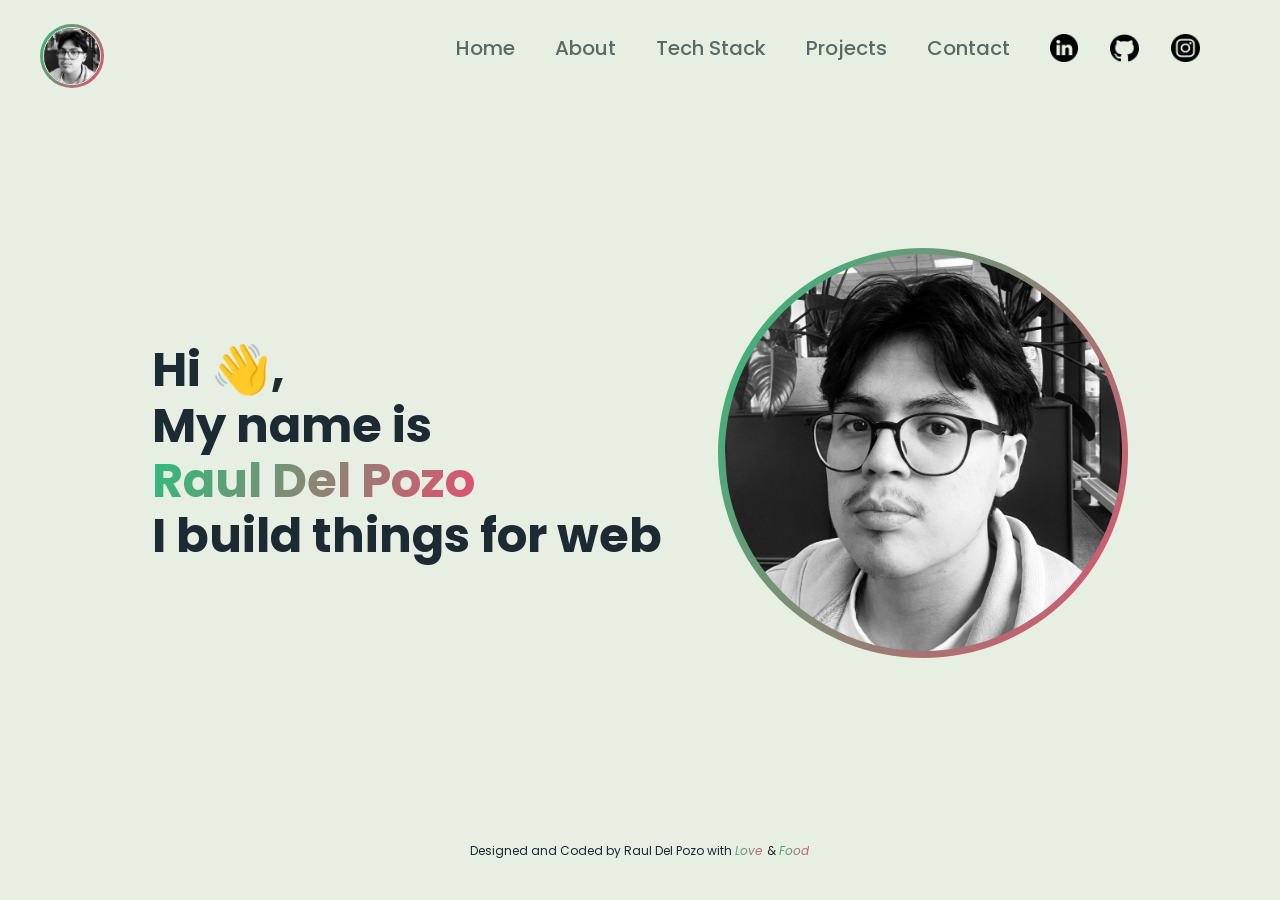
<file: public/index.html>
<!DOCTYPE html>
<html lang="en">
  <head>
    <meta charset="UTF-8">
    <meta name="viewport" content="width=device-width, initial-scale=1.0">
    <meta name="theme-color" content="#E6EFE2">
    <title>Raul's portfolio</title>
    <link rel="stylesheet" href="css/base.css"/>
    <link rel="stylesheet" href="css/index.css">
    <script type="module" src="js/main.js"></script>
  </head>
  <body>
      <header class="header">
        
        <a href="/public/index.html" class="logo">
          <img src="assets/portrait.jpeg" alt="Smaller portrait" aria-label="Raul-home">
        </a>
      
      <!--menu button-->  

      <button class="menu-button" type="button" aria-label="Toggle-menu" aria-expanded="false" aria-controls="site-nav">☰</button>

      <nav class="nav" id="site-nav" aria-label="Main">
        <ul class="nav-links">
          <li><a href="/public/index.html">Home</a></li>
          <li><a href="html/about.html">About</a></li>
          <li><a href="html/tech.html">Tech Stack</a></li>
          <li><a href="html/projects.html">Projects</a></li>
          <li><a href="html/contacts.html">Contact</a></li>
        </ul>  
        <nav class="socials">
          <ul>
            <li>
              <a href="https://se.linkedin.com/"><img src="assets/linkedin.png" alt="Linkedin-icon"></a></li>
            <li>
              <a href="https://github.com/"><img src="assets/github.png" alt="Github-icon"></a></li>
            <li>
              <a href="https://instagram.com/"><img src="assets/instagram.png" alt="Insta-icon"></a></li>
          </ul>
        </nav>
      </nav>  
    </header>    

    <!--Introduktion-->    

      <main>
        <section class="intro" id="home">
          <header class="intro-text">
            <h1>Hi 👋, </h1>
            <h2>My name is</h2>
            <h2 class="name">Raul Del Pozo</h2>
            <p>I build things for web</p>
          </header>
          
          <figure class="intro-image">
            <img src="assets/portrait.jpeg" alt="Portrait of Raul">
          </figure>
        </section>
      </main>

    <!--Footer-->  

     <footer>
      <p class="footer-text">Designed and Coded by Raul Del Pozo with <i>Love</i> &amp; <i>Food</i></p>
     </footer>
    </body>
  </html>
</file>
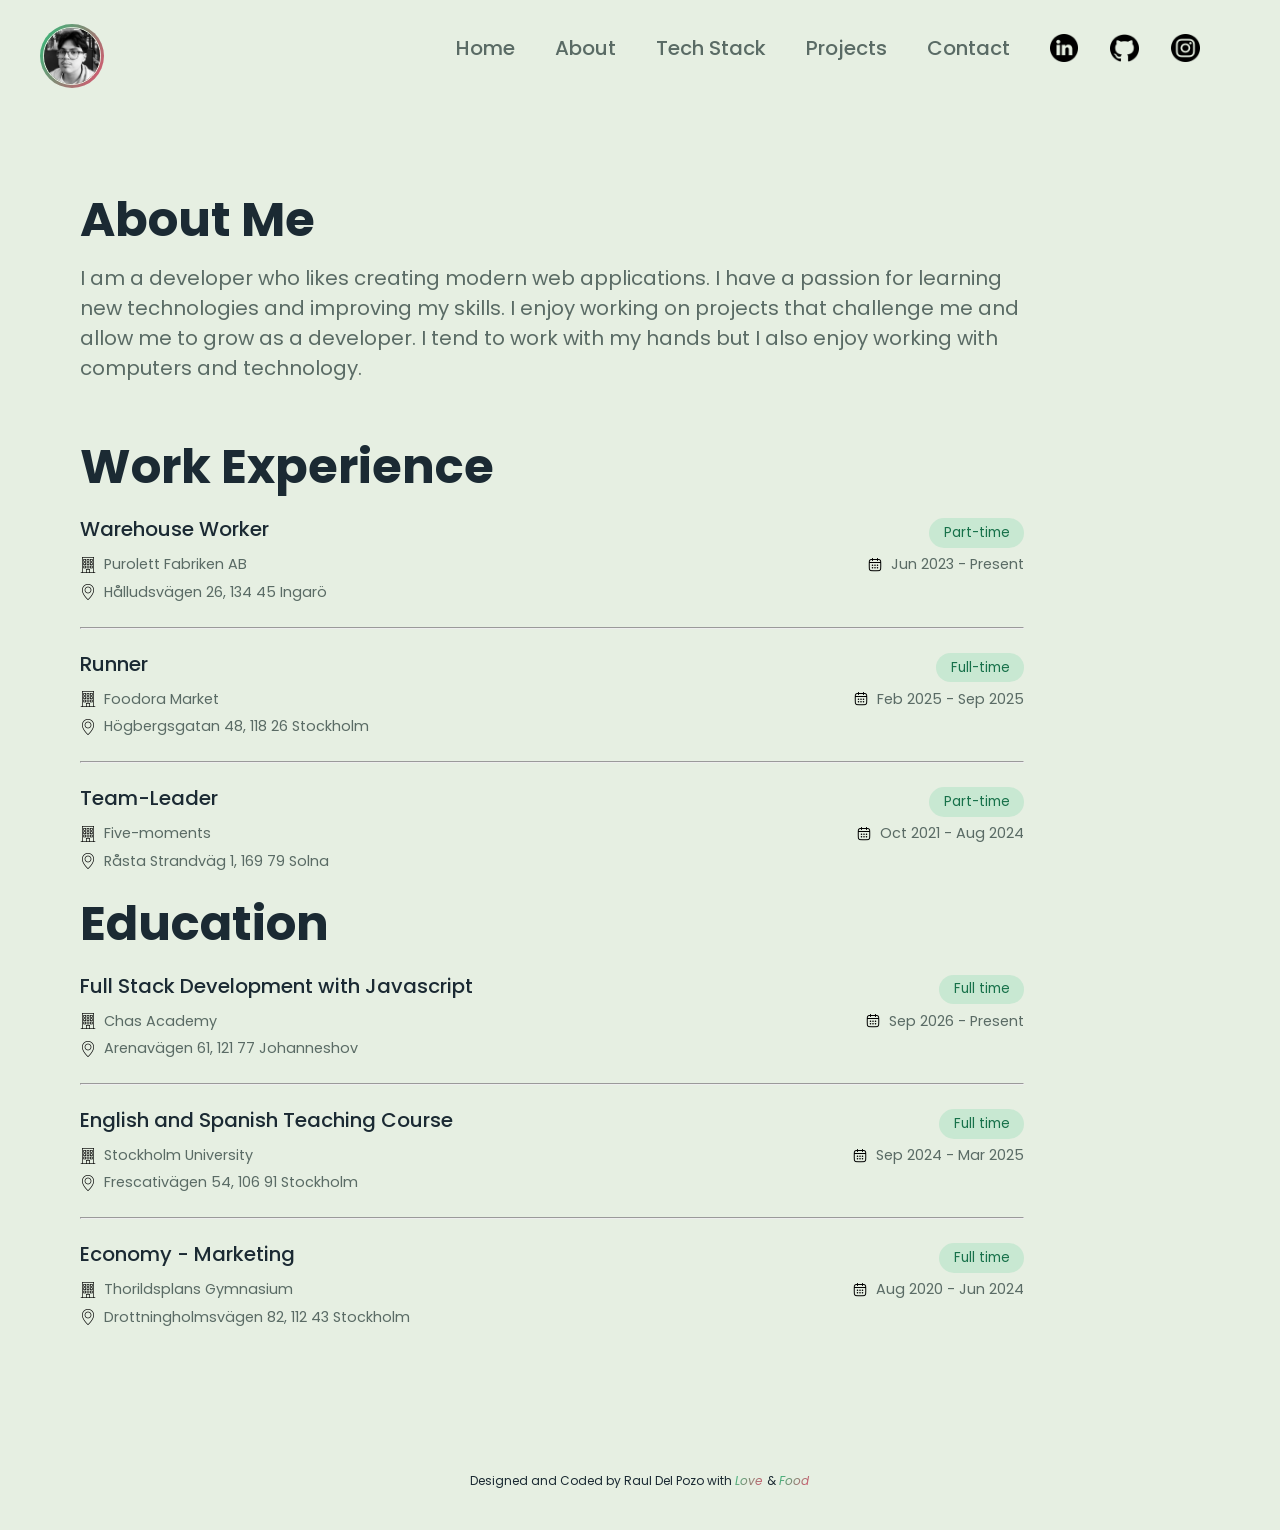
<file: public/html/about.html>
<!DOCTYPE html>
<html lang="en">
  <head>
    <meta charset="UTF-8">
    <meta name="viewport" content="width=device-width, initial-scale=1.0">
    <meta name="theme-color" content="#E6EFE2">
    <title>Raul's portfolio</title>
    <link rel="stylesheet" href="../css/base.css"/>
    <link rel="stylesheet" href="../css/about.css">
    <script type="module" src="../js/main.js"></script>
    <script type="module" src="../js/about.js"></script>
  </head>
  <body data-page="about">
      <header class="header">
        
        <a href="/public/index.html" class="logo">
          <img src="../assets/portrait.jpeg" alt="Smaller portrait" aria-label="Raul-home">
        </a>
      
      <!--menu button-->  

      <button class="menu-button" type="button" aria-label="Toggle-menu" aria-expanded="false" aria-controls="site-nav">☰</button>

      <nav class="nav" id="site-nav" aria-label="Main">
        <ul class="nav-links">
          <li><a href="/public/index.html">Home</a></li>
          <li><a href="../html/about.html">About</a></li>
          <li><a href="../html/tech.html">Tech Stack</a></li>
          <li><a href="../html/projects.html">Projects</a></li>
          <li><a href="../html/contacts.html">Contact</a></li>
        </ul>  
        <nav class="socials">
          <ul>
            <li>
              <a href="https://se.linkedin.com/"><img src="../assets/linkedin.png" alt="Linkedin-icon"></a></li>
            <li>
              <a href="https://github.com/"><img src="../assets/github.png" alt="Github-icon"></a></li>
            <li>
              <a href="https://instagram.com/"><img src="../assets/instagram.png" alt="Insta-icon"></a></li>
          </ul>
        </nav>
      </nav>  
    </header>    

    <!--About me section, fetched from about.json-->

    <main>
      <section class="about" id="about">
        </section>

        <section class="work-experience" id="work-experience">
        </section>

        <section class="education" id="education">
        </section>
    </main>

    <!--Footer-->  

     <footer>
      <p class="footer-text">Designed and Coded by Raul Del Pozo with <i>Love</i> &amp; <i>Food</i></p>
     </footer>
    </body>
  </html>
</file>
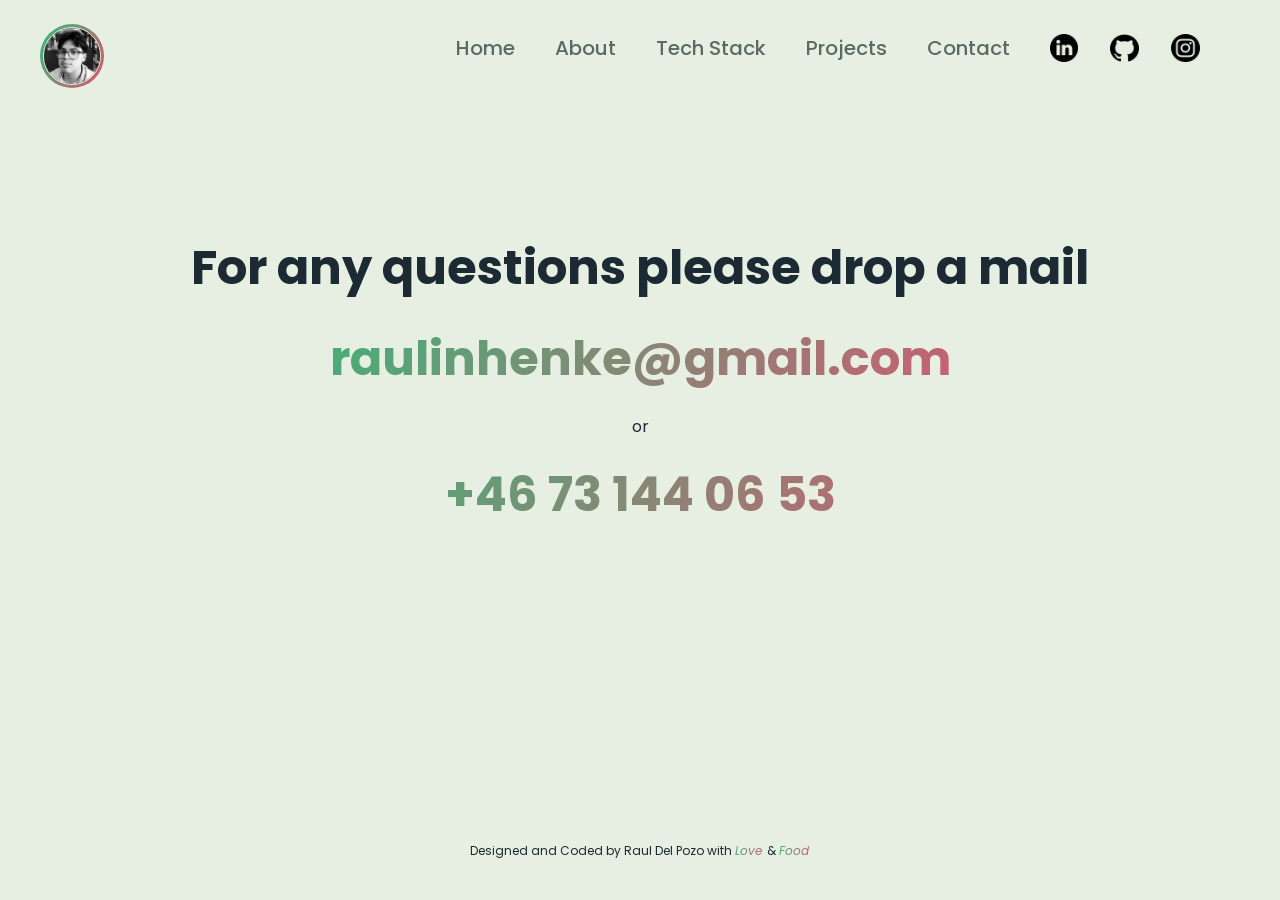
<file: public/html/contacts.html>
<!DOCTYPE html>
<html lang="en">
  <head>
    <meta charset="UTF-8">
    <meta name="viewport" content="width=device-width, initial-scale=1.0">
    <meta name="theme-color" content="#E6EFE2">
    <title>Raul's portfolio</title>
    <link rel="stylesheet" href="../css/base.css"/>
    <link rel="stylesheet" href="../css/contacts.css">
    <script type="module" src="../js/main.js"></script>
  </head>
  <body>
      <header class="header">
        
        <a href="/public/index.html" class="logo">
          <img src="../assets/portrait.jpeg" alt="Smaller portrait" aria-label="Raul-home">
        </a>
      
      <!--menu button-->  

      <button class="menu-button" type="button" aria-label="Toggle-menu" aria-expanded="false" aria-controls="site-nav">☰</button>

      <nav class="nav" id="site-nav" aria-label="Main">
        <ul class="nav-links">
          <li><a href="/public/index.html">Home</a></li>
          <li><a href="../html/about.html">About</a></li>
          <li><a href="../html/tech.html">Tech Stack</a></li>
          <li><a href="../html/projects.html">Projects</a></li>
          <li><a href="../html/contacts.html">Contact</a></li>
        </ul>  
        <nav class="socials">
          <ul>
            <li>
              <a href="https://se.linkedin.com/"><img src="../assets/linkedin.png" alt="Linkedin-icon"></a></li>
            <li>
              <a href="https://github.com/"><img src="../assets/github.png" alt="Github-icon"></a></li>
            <li>
              <a href="https://instagram.com/"><img src="../assets/instagram.png" alt="Insta-icon"></a></li>
          </ul>
        </nav>
      </nav>  
    </header>    

      <main class="contacts">
        <section class="contact-text">
            <h1>For any questions please drop a mail</h1>
            <h2 class="mail">raulinhenke@gmail.com</h2>
            <p>or</p>
            <h2 class="telefon">+46 73 144 06 53</h2>
        </section>
      </main>


    <!--Footer-->  

     <footer>
      <p class="footer-text">Designed and Coded by Raul Del Pozo with <i>Love</i> &amp; <i>Food</i></p>
     </footer>
    </body>
  </html>
</file>
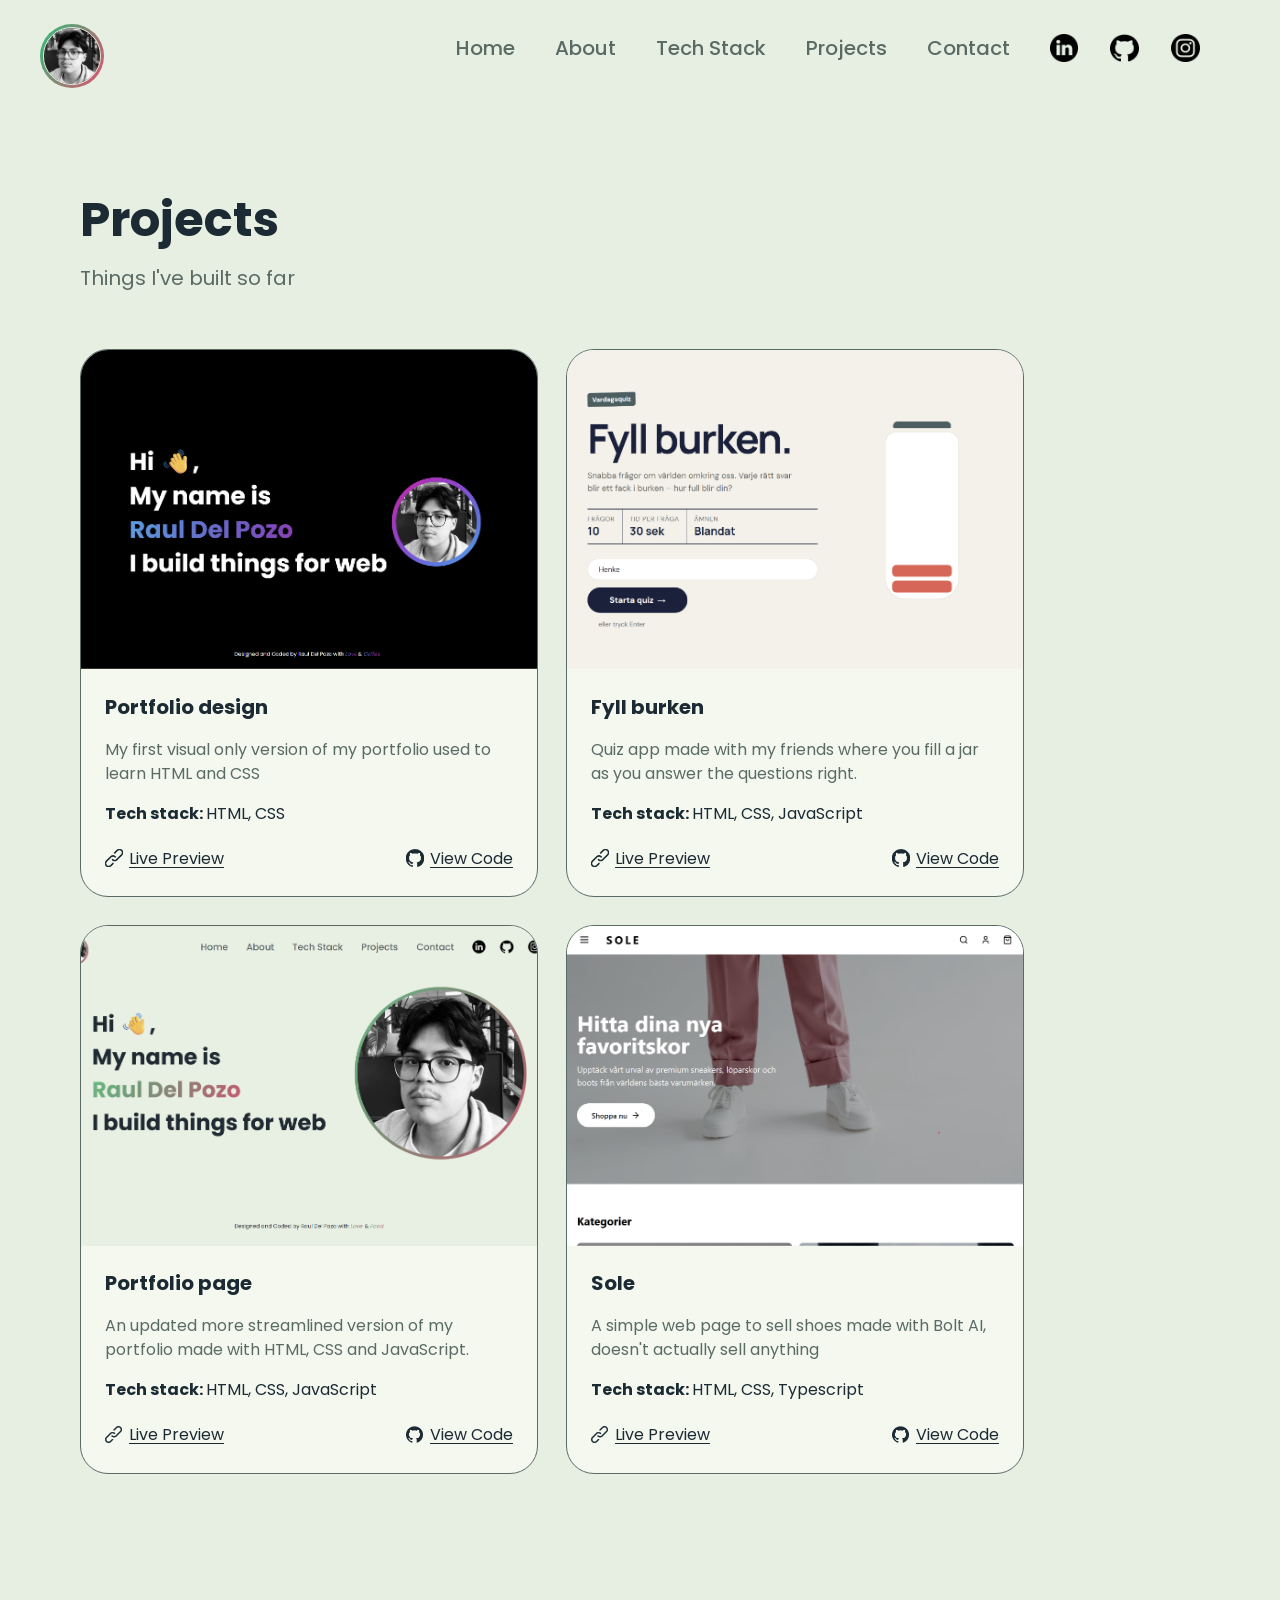
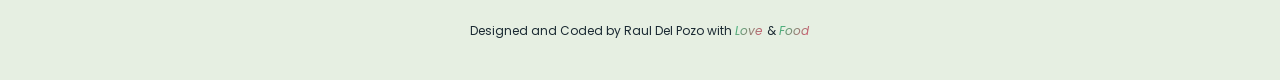
<file: public/html/projects.html>
<!DOCTYPE html>
<html lang="en">
  <head>
    <meta charset="UTF-8">
    <meta name="viewport" content="width=device-width, initial-scale=1.0">
    <meta name="theme-color" content="#E6EFE2">
    <title>Raul's portfolio</title>
    <link rel="stylesheet" href="../css/base.css"/>
    <link rel="stylesheet" href="../css/projects.css">
    <script type="module" src="../js/main.js"></script>
    <script type="module" src="../js/projects.js"></script>
  </head>
  <body data-page="projects">
      <header class="header">
        
        <a href="/public/index.html" class="logo">
          <img src="../assets/portrait.jpeg" alt="Smaller portrait" aria-label="Raul-home">
        </a>
      
      <!--menu button-->  

      <button class="menu-button" type="button" aria-label="Toggle-menu" aria-expanded="false" aria-controls="site-nav">☰</button>

      <nav class="nav" id="site-nav" aria-label="Main">
        <ul class="nav-links">
          <li><a href="/public/index.html">Home</a></li>
          <li><a href="../html/about.html">About</a></li>
          <li><a href="../html/tech.html">Tech Stack</a></li>
          <li><a href="../html/projects.html">Projects</a></li>
          <li><a href="../html/contacts.html">Contact</a></li>
        </ul>  
        <nav class="socials">
          <ul>
            <li>
              <a href="https://se.linkedin.com/"><img src="../assets/linkedin.png" alt="Linkedin-icon"></a></li>
            <li>
              <a href="https://github.com/"><img src="../assets/github.png" alt="Github-icon"></a></li>
            <li>
              <a href="https://instagram.com/"><img src="../assets/instagram.png" alt="Insta-icon"></a></li>
          </ul>
        </nav>
      </nav>  
    </header>    

    <main>
      <h1>Projects</h1>
      <p class="page-subtitle">Things I've built so far</p>
 
      <section class="projects-section" id="featured" aria-labelledby="featured-title">
        <h2 id="featured-title" class="visually-hidden">Featured projects</h2>
        <div class="project-grid" id="featured-list"></div>
      </section>
 
      <section class="projects-section" id="github" aria-labelledby="github-title">
        <h2 id="github-title" class="visually-hidden">Public repositories on GitHub</h2>
        <div class="project-grid" id="github-list"></div>
      </section>
    </main>

    <!--Footer-->  

     <footer>
      <p class="footer-text">Designed and Coded by Raul Del Pozo with <i>Love</i> &amp; <i>Food</i></p>
     </footer>
    </body>
  </html>
</file>
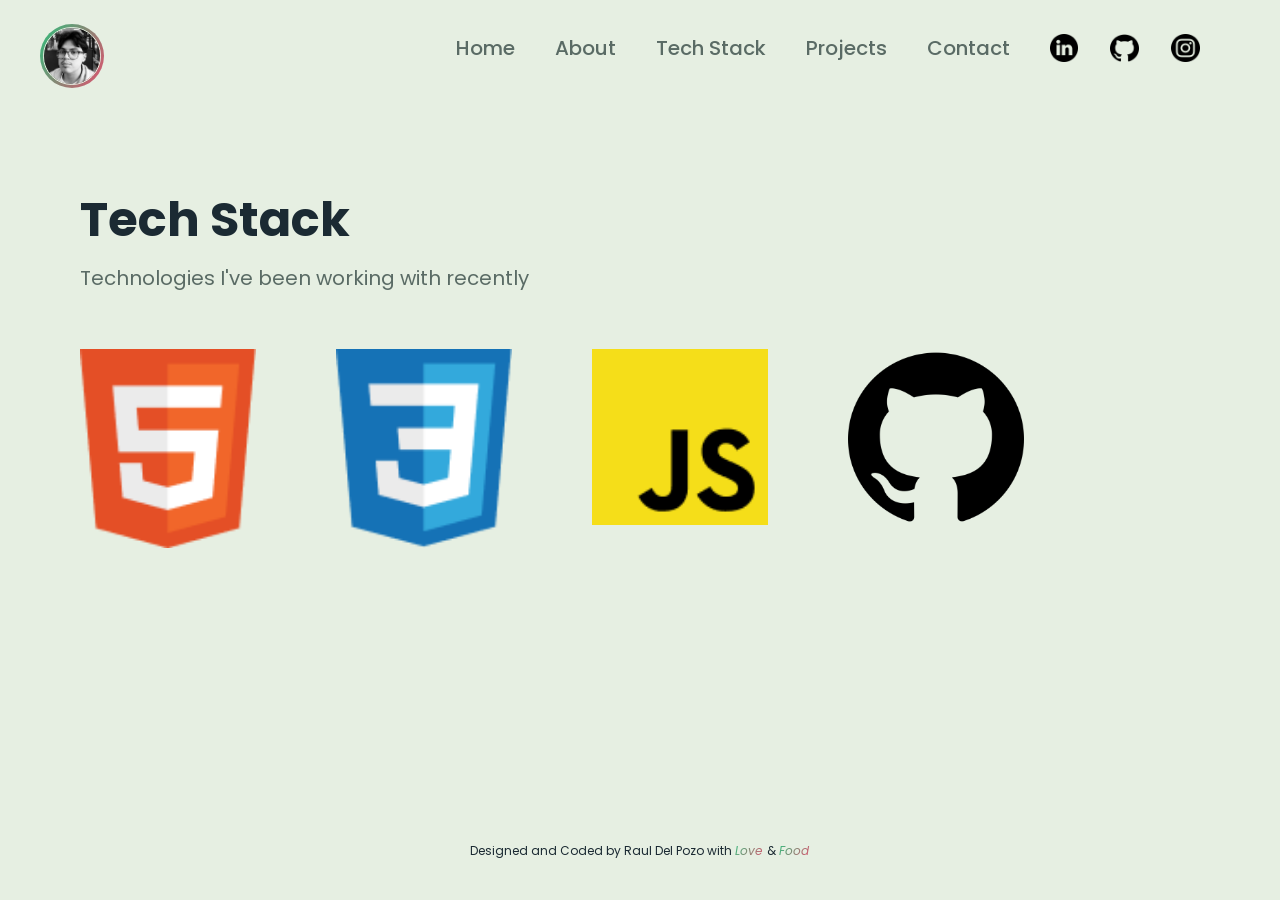
<file: public/html/tech.html>
<!DOCTYPE html>
<html lang="en">
  <head>
    <meta charset="UTF-8">
    <meta name="viewport" content="width=device-width, initial-scale=1.0">
    <meta name="theme-color" content="#E6EFE2">
    <title>Raul's portfolio</title>
    <link rel="stylesheet" href="../css/base.css"/>
    <link rel="stylesheet" href="../css/tech.css">
    <script type="module" src="../js/main.js"></script>
  </head>
  <body>
      <header class="header">
        
        <a href="/public/index.html" class="logo">
          <img src="../assets/portrait.jpeg" alt="Smaller portrait" aria-label="Raul-home">
        </a>
      
      <!--menu button-->  

      <button class="menu-button" type="button" aria-label="Toggle-menu" aria-expanded="false" aria-controls="site-nav">☰</button>

      <nav class="nav" id="site-nav" aria-label="Main">
        <ul class="nav-links">
          <li><a href="/public/index.html">Home</a></li>
          <li><a href="../html/about.html">About</a></li>
          <li><a href="../html/tech.html">Tech Stack</a></li>
          <li><a href="../html/projects.html">Projects</a></li>
          <li><a href="../html/contacts.html">Contact</a></li>
        </ul>  
        <nav class="socials">
          <ul>
            <li>
              <a href="https://se.linkedin.com/"><img src="../assets/linkedin.png" alt="Linkedin-icon"></a></li>
            <li>
              <a href="https://github.com/"><img src="../assets/github.png" alt="Github-icon"></a></li>
            <li>
              <a href="https://instagram.com/"><img src="../assets/instagram.png" alt="Insta-icon"></a></li>
          </ul>
        </nav>
      </nav>  
    </header>    

    <main class="technologies">
        <section class="tech-stack">
            <h1>Tech Stack</h1>
                <p>Technologies I've been working with recently</p>
                    <div class="tech-icon">      
                        <img class="tech-icon" src="../assets/html.png" alt="HTML-icon">
                        <img class="tech-icon" src="../assets/css.png" alt="CSS-icon">
                        <img class="tech-icon" src="../assets/js.png" alt="JavaScript-icon">
                        <img class="tech-icon-inv" src="../assets/github.png" alt="Github-icon">
                    </div>
        </section>
    </main>

    <!--Footer-->  

     <footer>
      <p class="footer-text">Designed and Coded by Raul Del Pozo with <i>Love</i> &amp; <i>Food</i></p>
     </footer>
    </body>
  </html>
</file>
<file: public/css/base.css>
@import url("https://fonts.googleapis.com/css2?family=DM+Sans:wght@400;500;600;700&family=Poppins:wght@400;500;600;700&display=swap");

:root {
     /*Colors*/
    --color-text-primary: #1B2A33;
    --color-text-secondary: #5A6B65;
    --color-background: #E6EFE2;
    --color-surface: #F4F8EF;
    --color-accent-primary: #2DBE7A;
    --color-accent-secondary: #E2506F;
    --gradient-accent: linear-gradient(120deg, var(--color-accent-primary), var(--color-accent-secondary));

    /*Fonts*/
    --font-family-header: "Poppins", sans-serif;
    --font-family-body: "DM Sans", sans-serif;

    /*Font sizes*/
    --font-size-intro: clamp(2rem, 6.6vw, 4rem);
    --font-size-header: clamp(1.75rem, 5vw, 3rem);
    --font-size-secondary-header: clamp(1.5rem, 4.5vw, 2.2rem);
    --font-size-body:clamp(1rem, 2.5vw, 1.25rem);
    --font-size-layout: clamp(0.5rem, 1vw, 0.75rem);

    /*Font weights*/
    --font-weight-header: 700;
    --font-weight-secondary-header: 600;
    --font-weight-body: 500;

    /*line-height*/
    --lh-standard: 1.15;
    --lh-large: 1.5;

    /*Layout*/
    --side-padding: clamp(1.25rem, 12vw, 2.5rem);

    /*Status pill*/
    --pill-background-color: rgb(45 190 122 / 0.16);
    --pill-text-color: #17714A;

    /*Dark mode*/
    --color-text-primary-dark: #E6EFE2;
    --color-text-secondary-dark: #A3B5A9;
    --color-background-dark: #0f1c15;
    --color-surface-dark: #2a4a3d;
}

/*Reset alla grundinställningar för alla element*/
* {
    margin: 0;
    padding: 0;
    box-sizing: border-box;
}


/*Gör allt fint och fokusbart*/
:focus-visible { outline: 0.12rem solid var(--color-accent-secondary); outline-offset: 0.15rem; }

ul { list-style: none; }

a  { color: inherit; text-decoration: none; }

img { max-width: 100%; }

html { background: var(--color-background); }

/*Menu for every page*/
body {
    max-width: 100%;
    min-height: 100dvh;
    margin-inline: auto;
    display: grid;
    grid-template-rows: auto 1fr auto;
    background: var(--color-background);
    color: var(--color-text-primary);
    font-family: var(--font-family-header);
    }   



.header {
    display: flex;
    flex-wrap: wrap;
    align-items: center;
    justify-content: space-between;
    gap: 1rem 1.5rem;
    padding: 1.25rem var(--side-padding) 0;
    position: sticky;
    top: 0;
    z-index: 200;
    background-color: var(--color-background);
    padding: 1.5rem var(--side-padding);
}

.logo {
    display: inline-flex;
    flex-direction: column;
    align-items: flex-start;
    width: var(--font-size-intro);  
    height: var(--font-size-intro);
    padding: clamp(0.05rem, 1vw, 0.2rem);
    border-radius: 50%;
    background: var(--gradient-accent);

    img {
        display: block;
        width: 100%;
        aspect-ratio: 1;
        object-fit: cover;
        border-radius: 50%;
        border: 0.1rem solid var(--color-background);
    }
}

.menu-button {
    background: none;
    border: 0;
    font: inherit;
    font-size: var(--font-size-secondary-header);
    line-height: 1;
    color: var(--color-text-primary);
    cursor: pointer;
    padding: 0.25rem;
}

.nav {
    display: none;
    position: absolute;
    top: 100%;
    left: 0;
    right: 0;
    z-index: 100;
    padding: 0.5rem var(--side-padding) 1.5rem;
    background: var(--color-background);}

.nav.is-open {
    display: block;
}

.nav-links {
    margin-top: 0.5rem;
    text-align: center;
}

.nav-links a {
    display: block;
    padding: 1rem 0;
    font-size: var(--font-size-body);
    font-weight: var(--font-weght-secondary-header);
    transition: color 0.2s;
}

.nav-links a:hover { color: var(--color-accent-secondary); 
}

.socials {
    display: flex;
    justify-content: space-around;
    margin: 0.75rem 0 0.5rem;
    
    img {
        display: block;
        width: 2.25rem;
        height: 2.25rem;
        transition: transform 0.2s;
    }

    ul {
        display: flex;
        justify-content: center;
        gap: 2rem;
    }
}

.socials a:hover img { transform: scale(1.12); 
}


/*Footer*/

footer {
    margin-top: 0;
    padding: var(--side-padding);
    text-align: center;
    font-size: var(--font-size-layout);
}
.footer-text i { 
    font-style: italic; 
    background: var(--gradient-accent);
    -webkit-background-clip: text;
    background-clip: text;
    color: transparent;
    padding-right: 0.15em;
}

/*Laptop view - 1024px*/

@media (min-width: 64rem) {

    .menu-button { display: none; 
    }

    .header {
        flex-wrap: nowrap;
        align-items: center;
    }

    .nav,
    .nav.is-open {
        position: static;
        display: flex;
        align-items: center;
        gap: 2.5rem;
        width: auto;
    }

    .nav-links {
        display: flex;
        gap: 2.5rem;
        margin: 0;
    }

    .nav-links a {
        padding: 0;
        font-size: var(--font-size-body);
        font-weight: var(--font-weight-body);
        color: var(--color-text-secondary);
    }

    .socials {
        gap: 1rem;
        margin: 0;
    }
    .socials img { width: 1.8rem; height: 1.8rem; }

    main {
        margin: 2.5rem;;
    }
}

@media (prefers-color-scheme: dark) {
    body {
        color:var(--color-text-primary-dark);
        background: var(--color-background-dark);
    }

    .header {
        background-color: var(--color-background-dark);
    }

    .menu-button {
        color: var(--color-text-primary-dark);
    }

    .nav {
        background: var(--color-background-dark);
    }

    .nav a {
        color: var(--color-text-primary-dark);
    }

    .socials img {
        filter: brightness(0) invert(1);
    }

}
</file>
<file: public/css/index.css>
.intro {
    display: flex;
    flex-direction: column;
    gap: 3rem;
    padding: 3rem var(--side-padding) 4rem;
}
 
.intro-text h1,
.intro-text h2,
.intro-text p {
    font-size: var(--font-size-header);
    font-weight: var(--font-weight-header);
    line-height: var(--lh-standard);
}
.name { 
    width: fit-content; 
    background: var(--gradient-accent);
    -webkit-background-clip: text;
    background-clip: text;
    color: transparent;
}
 
.intro-image {
    width: clamp(13rem, 38vw, 21rem);
    padding: 0.4rem;
    border-radius: 50%;
    background: var(--gradient-accent);

    img {
    display: block;
    width: 100%;
    aspect-ratio: 1;
    object-fit: cover;
    border-radius: 50%;
    }
}

@media (min-width: 64rem) {
    .intro {
        display: grid;
        grid-template-columns: 1fr auto;
        align-items: center;
        padding: 6rem 7rem;
    }

    .intro-image {
        width: clamp(13rem, 32vw, 28rem);
    }

}
</file>
<file: public/css/about.css>
main {
    width: 100%;
    max-width: 64rem;
    padding: var(--side-padding);
}

main h1 {
    font-size: var(--font-size-header);
    font-weight: var(--font-weight-header);
    line-height: var(--lh-standard);
}


.about p {
    margin: 1rem 0 3.5rem;
    font-size: var(--font-size-body);
    color: var(--color-text-secondary);
}

.job, 
.program {
    display: grid;
    grid-template-columns: 1fr;
    grid-template-areas: 
        "title"
        "status"
        "place"
        "location"
        "dates";
    row-gap: 0.4rem;
    padding-block: 1.5rem;
}

.job h2, 
.program h2 {
    grid-area: title;
    font-size: var(--font-size-body);
    font-weight: var(--font-weight-body);
    line-height: var(--lh-standard);
}

.company,
.school,
.location,
.dates {
    display: flex;
    align-items: center;
    gap: 0.5rem;
    font-size: 0.9rem;
    color: var(--color-text-secondary);
}

.company,
.school   { grid-area: place; }
.location { grid-area: location; }
.dates    { grid-area: dates; }
.status   { grid-area: status; }

.company img,
.school img,
.location img,
.dates img {
    width: 1rem;
    height: 1rem;
    flex-shrink: 0;
}

.status {
    justify-self: start;
    padding: 0.3rem 0.9rem;
    margin-block: 0.25rem;
    border-radius: 999px;
    font-size: 0.85rem;
    background: var(--pill-background-color);
    color: var(--pill-text-color);
}

@media (min-width: 64rem) {
    .job,
    .program {
        grid-template-columns: 1fr auto;
        grid-template-areas: 
            "title     status"
            "place     dates"
            "location .";
    }

    .status { 
        justify-self: end; 
        margin-block: 0; }

    .dates  { 
        justify-self: end; 
    }

}   

@media (prefers-color-scheme: dark) {
    .about p,
    .job p,
    .program p {
        color: var(--color-text-secondary-dark);
    }

    .company img,
    .school img,
    .location img,
    .dates img {
        filter: brightness(0) invert(1);
    }

}
</file>
<file: public/css/contacts.css>
/*Contact*/


.contacts {
    display: flex;
    flex-direction: column;
    align-items: center;
    text-align: center;
    margin-top: 7.5rem;
}
.contact-text h1 {
    font-size: var(--font-size-header);
    color: var(--color-text-primary);
}

.contact-text h2 {
    font-size: var(--font-size-header);
    margin-top: 1.2rem;
    font-weight: var(--font-weight-header);
    background: var(--gradient-accent);
    background-clip: text;
    -webkit-background-clip: text;
    color: transparent;
}

.contacts p {
    font-size: var(--font-size-subheader);
    margin-top: 1.2rem;
    color: var(--color-text-primary);
}

@media (prefers-color-scheme: dark) { 
    .contact-text h1,
    .contacts p {
        color: var(--color-text-primary-dark)
    }
}
</file>
<file: public/css/projects.css>
main {
    width: 100%;
    max-width: 64rem;
    padding: var(--side-padding);
}

main h1 {
    font-size: var(--font-size-header);
    font-weight: var(--font-weight-header);
    line-height: var(--lh-standard);
}

.page-subtitle {
    margin: 1rem 0 3.5rem;
    font-size: var(--font-size-body);
    color: var(--color-text-secondary);
}

.projects-section + .projects-section { margin-top: 1.75rem; }

.visually-hidden {
    display: none;
}

.project-grid {
    display: grid;
    grid-template-columns: repeat(auto-fill, minmax(min(100%, 19rem), 1fr));
    gap: 1.75rem;
}

.project-card {
    display: flex;
    flex-direction: column;
    overflow: hidden;
    background: var(--color-surface);
    border: 0.01px solid var(--color-text-secondary);
    border-radius: 1.75rem;
    transition: transform 0.2s, box-shadow 0.1s;
}
.project-card:hover {
    transform: translateY(-0.25rem);
    box-shadow: 0 0.25rem 0.5rem var(--color-text-primary);
}

.project-image {
    display: block;
    width: 100%;
    aspect-ratio: 10 / 7;
    object-fit: cover;
}

.project-body {
    display: flex;
    flex-direction: column;
    flex: 1;
    gap: 1rem;
    padding: 1.4rem 1.5rem 1.6rem;
}
.project-body h3 {
    font-size: var(--font-size-body);
    font-weight: var(--font-weight-header);
    overflow-wrap: anywhere;
}
.project-description {
    line-height: var(--lh-large);
    color: var(--color-text-secondary);
}
.project-stack {
    line-height: var(--lh-large);
    overflow-wrap: anywhere;
}

.project-footer {
    display: flex;
    justify-content: space-between;
    align-items: center;
    gap: 0.5rem 1rem;
    margin-top: auto;
    padding-top: 0.25rem;
}

.project-link {
    display: inline-flex;
    align-items: center;
    gap: 0.4rem;
    text-decoration: underline;
    text-underline-offset: 0.2em;
    transition: color 0.2s;
}
.project-link:hover { color: var(--color-accent-secondary); }
.project-link--code { margin-left: auto; }

.project-link::before {
    content: "";
    width: 1.1em;
    height: 1.1em;
    background: currentColor;
    -webkit-mask: var(--icon) center / contain no-repeat;
    mask: var(--icon) center / contain no-repeat;
}
.project-link--live { --icon: url("../assets/link.png"); }
.project-link--code { --icon: url("../assets/github.png"); }

/*Error states*/
.status {
    grid-column: 1 / -1;
    display: none;
    align-items: center;
    gap: 0.75rem;
    padding: 1.5rem 0;
    color: var(--color-text-secondary);
}

.spinner {
    width: 1.5rem;
    height: 1.5rem;
    border: 0.2rem solid var(--color-text-secondary);
    border-top-color: var(--color-accent-primary);
    border-radius: 50%;
    animation: spin 0.8s linear infinite;
}
@keyframes spin { to { transform: rotate(360deg); } }
@media (prefers-reduced-motion: reduce) {
    .spinner { animation-duration: 3s; }
    .project-card { transition: none; }
}

.status.error {
    flex-direction: column;
    align-items: flex-start;
    padding: 1.25rem;
    border: 1px solid var(--color-accent-secondary);
    border-radius: 1rem;
    background: var(--color-accent-secondary);
    color: var(--color-text-primary);
}

.retry-button {
    padding: 0.5rem 1.1rem;
    border: 0;
    border-radius: 999px;
    font: inherit;
    font-size: 0.9rem;
    background: var(--color-text-primary);
    color: var(--color-surface);
    cursor: pointer;
}
.retry-button:hover { background: var(--color-accent-secondary); }

@media (prefers-color-scheme: dark) {
    .page-subtitle {
        color: var(--color-text-secondary-dark)
    }

    .project-card {
        background: var(--color-surface-dark);
    }

    .project-description {
        color: var(--color-text-secondary-dark)
    }
}
</file>
<file: public/css/tech.css>
/*Tech Stack*/

main {
    width: 100%;
    max-width: 64rem;
    padding: var(--side-padding);
}

main h1 {
    font-size: var(--font-size-header);
    font-weight: var(--font-weight-header);
    line-height: var(--lh-standard);
}

.tech-stack p {
    font-size: var(--font-size-body);
    line-height: var(--lh-large);
    margin: 1rem 0 3.5rem;
    color: var(--color-text-secondary);
}

.tech-icon {
    display: grid;
    grid-template-columns: repeat(2, 1fr);
    gap: 7.5rem;
    width: 90%;
    height: auto;
    object-fit: contain;
}

@media (min-width: 64rem) {
    .tech-icon {
        width: 100%;
        grid-template-columns: repeat(4, 1fr);
        gap: 5rem;
    }
}

@media (prefers-color-scheme: dark) {
    .tech-stack p {
        color: var(--color-text-secondary-dark);
    }

    .tech-icon-inv {
        filter: brightness(0) invert(1);
    }
}
</file>
